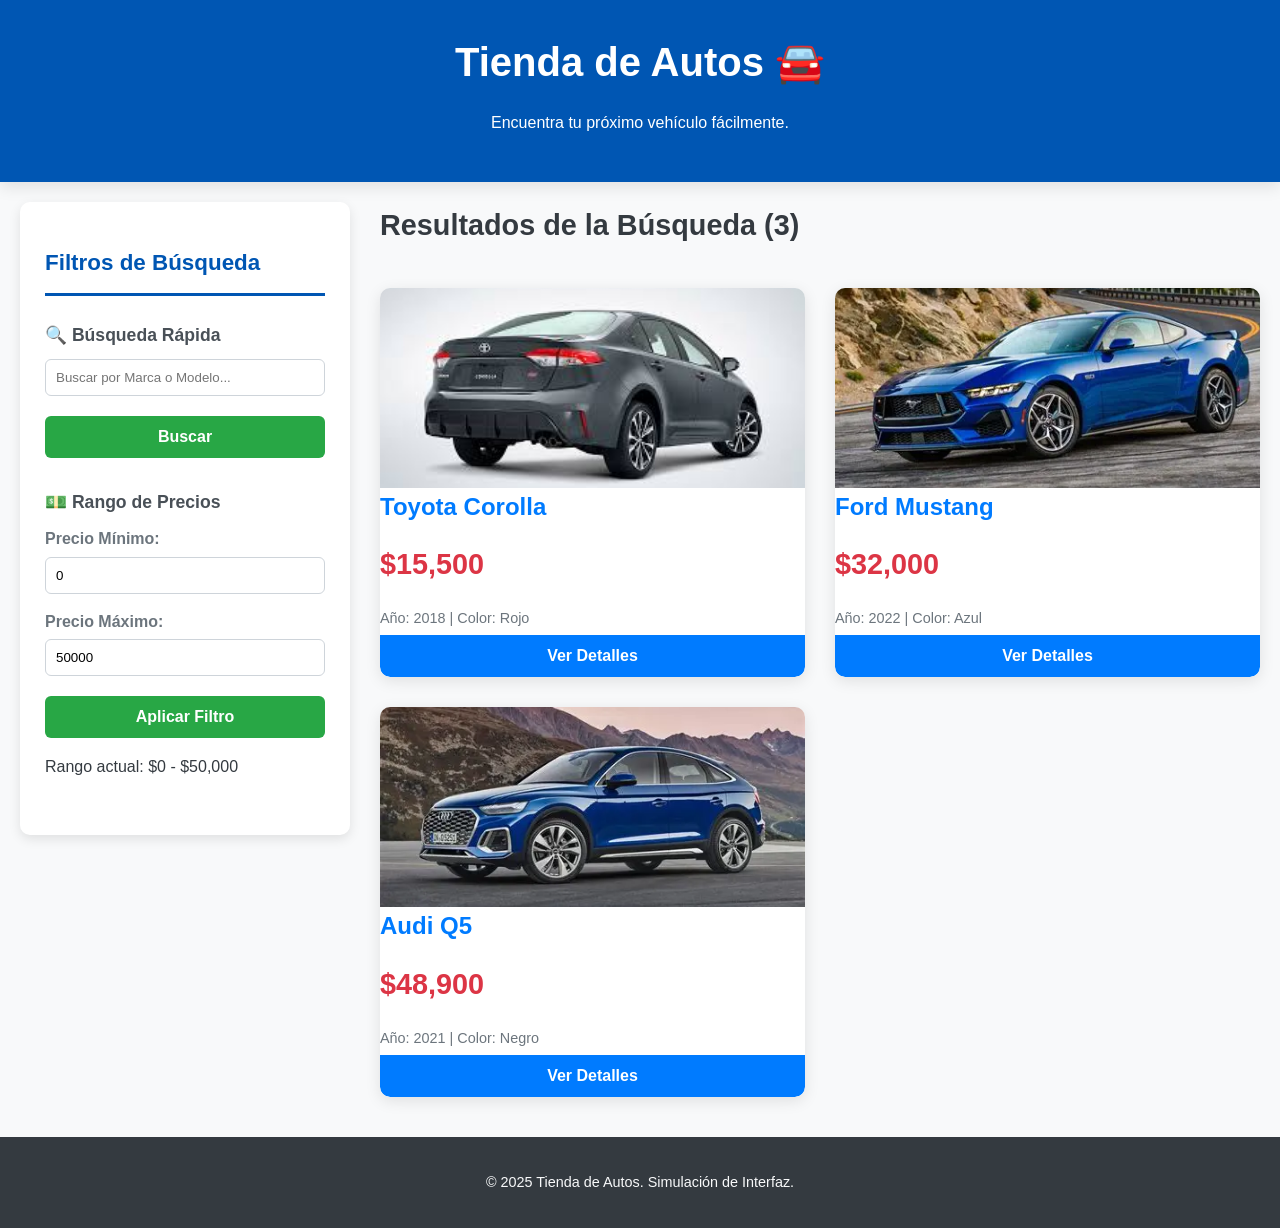
<file: index.htm>
<!DOCTYPE html>
<html lang="es">
<head>
    <meta charset="UTF-8">
    <meta name="viewport" content="width=device-width, initial-scale=1.0">
    <title>Tienda de Autos 🚗</title>
    <link rel="stylesheet" href="style.css"> 
</head>
<body>
    <header>
        <h1>Tienda de Autos 🚘</h1>
        <p>Encuentra tu próximo vehículo fácilmente.</p>
    </header>

    <main class="contenedor">
        <aside class="filtros">
            <h2>Filtros de Búsqueda</h2>

            <section class="filtro-grupo">
                <h3>🔍 Búsqueda Rápida</h3>
                <input type="text" id="busqueda" placeholder="Buscar por Marca o Modelo...">
                <button id="btn-buscar">Buscar</button> 
            </section>

            <section class="filtro-grupo">
                <h3>💵 Rango de Precios</h3>
                <label for="min-precio">Precio Mínimo:</label>
                <input type="number" id="min-precio" min="0" value="0">

                <label for="max-precio">Precio Máximo:</label>
                <input type="number" id="max-precio" min="0" value="50000">

                <button id="btn-filtrar-precio">Aplicar Filtro</button>
                <p>Rango actual: $<span id="rango-min">0</span> - $<span id="rango-max">50,000</span></p>
            </section>
        </aside>

        <section class="resultados">
            <h2>Resultados de la Búsqueda (<span id="contador-resultados">3</span>)</h2>
            <div id="lista-autos" class="lista-autos">
                <div class="tarjeta-auto" data-marca="Toyota" data-modelo="Corolla" data-precio="15500">
                    <img src="corolla.png" alt="Toyota Corolla">
                    <h3>Toyota Corolla</h3>
                    <p class="precio">$15,500</p>
                    <p>Año: 2018 | Color: Rojo</p>
                    <button>Ver Detalles</button>
                </div>

                <div class="tarjeta-auto" data-marca="Ford" data-modelo="Mustang" data-precio="32000">
                    <img src="ford_mustang.png" alt="Ford Mustang">
                    <h3>Ford Mustang</h3>
                    <p class="precio">$32,000</p>
                    <p>Año: 2022 | Color: Azul</p>
                    <button>Ver Detalles</button>
                </div>

                <div class="tarjeta-auto" data-marca="Audi" data-modelo="Q5" data-precio="48900">
                    <img src="Audi.png" alt="Audi Q5">
                    <h3>Audi Q5</h3>
                    <p class="precio">$48,900</p>
                    <p>Año: 2021 | Color: Negro</p>
                    <button>Ver Detalles</button>
                </div>
            </div>

            <div id="sin-resultados" class="oculto">
                <p>😔 No se encontraron autos que coincidan con tus criterios.</p>
            </div>
        </section>
    </main>

    <footer>
        <p>&copy; 2025 Tienda de Autos. Simulación de Interfaz.</p>
    </footer>

    <script src="script.js"></script> 
</body>

</html>
</file>
<file: style.css>
/* Variables de Color para fácil modificación */
:root {
    --color-principal: #0056b3;      /* Azul Oscuro (Primario) */
    --color-secundario: #007bff;     /* Azul Brillante */
    --color-exito: #28a745;          /* Verde (Éxito/Botón Buscar) */
    --color-peligro: #dc3545;        /* Rojo (Precio) */
    --color-fondo: #f8f9fa;          /* Fondo muy claro */
    --color-tarjeta-fondo: #ffffff;  /* Fondo de las tarjetas */
    --color-sombra: rgba(0, 0, 0, 0.1);
}

/* Estilos Generales y Tipografía */
body {
    font-family: 'Segoe UI', Tahoma, Geneva, Verdana, sans-serif;
    margin: 0;
    padding: 0;
    background-color: var(--color-fondo);
    color: #343a40; /* Texto oscuro */
    line-height: 1.6;
}

header {
    background-color: var(--color-principal);
    color: white;
    padding: 30px 0;
    text-align: center;
    box-shadow: 0 5px 15px var(--color-sombra);
    margin-bottom: 20px;
}

header h1 {
    margin: 0;
    font-size: 2.5em;
    font-weight: 700;
}

.contenedor {
    display: flex;
    max-width: 1300px; /* Un poco más amplio */
    margin: 0 auto;
    padding: 0 20px;
    gap: 30px; /* Espacio entre filtros y resultados */
}

/* ------------------ Sección de Filtros (Aside) ------------------ */
.filtros {
    flex: 0 0 280px; /* Ancho fijo para la barra lateral */
    padding: 25px;
    background-color: var(--color-tarjeta-fondo);
    border-radius: 10px;
    box-shadow: 0 4px 12px var(--color-sombra);
    height: fit-content;
    position: sticky;
    top: 30px; /* Más espacio arriba */
}

.filtros h2 {
    color: var(--color-principal);
    border-bottom: 3px solid var(--color-principal);
    padding-bottom: 12px;
    margin-bottom: 25px;
    font-size: 1.4em;
}

.filtro-grupo {
    margin-bottom: 30px;
}

.filtro-grupo h3 {
    margin-top: 0;
    color: #495057;
    font-size: 1.1em;
    margin-bottom: 10px;
}

.filtros label {
    display: block;
    margin-bottom: 5px;
    font-weight: 600;
    color: #6c757d;
}

.filtros input[type="text"],
.filtros input[type="number"] {
    width: 100%;
    padding: 10px;
    margin-bottom: 15px;
    border: 1px solid #ced4da;
    border-radius: 6px;
    box-sizing: border-box;
    transition: border-color 0.3s, box-shadow 0.3s;
}

.filtros input:focus {
    border-color: var(--color-secundario);
    box-shadow: 0 0 0 0.2rem rgba(0, 123, 255, 0.25);
    outline: none;
}

.filtros button {
    width: 100%;
    padding: 12px;
    background-color: var(--color-exito);
    color: white;
    border: none;
    border-radius: 6px;
    cursor: pointer;
    margin-top: 5px;
    font-size: 1em;
    font-weight: 600;
    transition: background-color 0.3s, transform 0.1s;
}

.filtros button:hover {
    background-color: #1e7e34;
    transform: translateY(-1px);
}

/* ------------------ Sección de Resultados ------------------ */
.resultados {
    flex: 1;
    padding: 0;
}

.resultados h2 {
    color: #343a40;
    margin-top: 0;
    margin-bottom: 25px;
    padding-bottom: 15px;
    font-size: 1.8em;
}

.lista-autos {
    display: grid;
    /* Adapta a 3 columnas en pantallas grandes, mínimo 300px */
    grid-template-columns: repeat(auto-fill, minmax(300px, 1fr)); 
    gap: 30px; /* Más espacio entre tarjetas */
}

/* Tarjeta de Auto Individual */
.tarjeta-auto {
    background-color: var(--color-tarjeta-fondo);
    border-radius: 10px;
    overflow: hidden;
    box-shadow: 0 4px 15px rgba(0, 0, 0, 0.1);
    transition: transform 0.3s, box-shadow 0.3s;
    display: flex;
    flex-direction: column; /* Para asegurar que el botón quede abajo */
}

.tarjeta-auto:hover {
    transform: translateY(-5px);
    box-shadow: 0 8px 20px rgba(0, 0, 0, 0.15);
}

.tarjeta-auto img {
    width: 100%;
    height: 200px;
    object-fit: cover;
    display: block;
}

.tarjeta-auto .info {
    padding: 15px 20px;
    flex-grow: 1; /* Permite que el contenido crezca */
}

.tarjeta-auto h3 {
    margin: 0 0 5px 0;
    color: var(--color-secundario);
    font-size: 1.5em;
}

.tarjeta-auto p {
    margin: 5px 0;
    color: #6c757d;
    font-size: 0.9em;
}

.tarjeta-auto .precio {
    font-size: 1.8em;
    font-weight: 700;
    color: var(--color-peligro);
    margin: 10px 0 15px 0;
}

.tarjeta-auto button {
    width: 100%;
    padding: 12px;
    background-color: var(--color-secundario);
    color: white;
    border: none;
    border-radius: 0 0 10px 10px; /* Bordes solo abajo */
    cursor: pointer;
    font-size: 1em;
    font-weight: 600;
    transition: background-color 0.3s;
}

.tarjeta-auto button:hover {
    background-color: var(--color-principal);
}

/* Estilos para "Sin Resultados" */
.oculto {
    display: none;
}

#sin-resultados {
    padding: 30px;
    text-align: center;
    background-color: #fff3cd;
    color: #856404;
    border: 1px solid #ffeeba;
    border-radius: 5px;
    margin-top: 20px;
}

/* ------------------ Footer ------------------ */
footer {
    text-align: center;
    padding: 20px;
    background-color: #343a40;
    color: #f8f9fa;
    margin-top: 40px;
    font-size: 0.9em;
}

/* ------------------ Media Queries (Responsividad) ------------------ */

/* Tabletas y dispositivos medianos */
@media (max-width: 992px) {
    .contenedor {
        flex-direction: column; /* Apila filtros y resultados */
        gap: 20px;
    }

    .filtros {
        flex: auto; /* Ocupa todo el ancho */
        position: static; /* Ya no es sticky */
        margin-right: 0;
        padding: 20px;
    }

    .lista-autos {
        /* Permite 2 columnas en dispositivos medianos */
        grid-template-columns: repeat(auto-fill, minmax(250px, 1fr));
    }
}

/* Dispositivos móviles pequeños */
@media (max-width: 576px) {
    .contenedor {
        padding: 0 10px;
    }
    
    header {
        padding: 20px 0;
    }

    header h1 {
        font-size: 2em;
    }

    .filtros input[type="text"],
    .filtros input[type="number"],
    .filtros button {
        font-size: 0.95em;
        padding: 10px;
    }

    .lista-autos {
        /* Fuerza a 1 columna para móviles muy pequeños */
        grid-template-columns: 1fr;
    }

    .tarjeta-auto h3 {
        font-size: 1.3em;
    }
    .tarjeta-auto .precio {
        font-size: 1.6em;
    }
}
</file>
